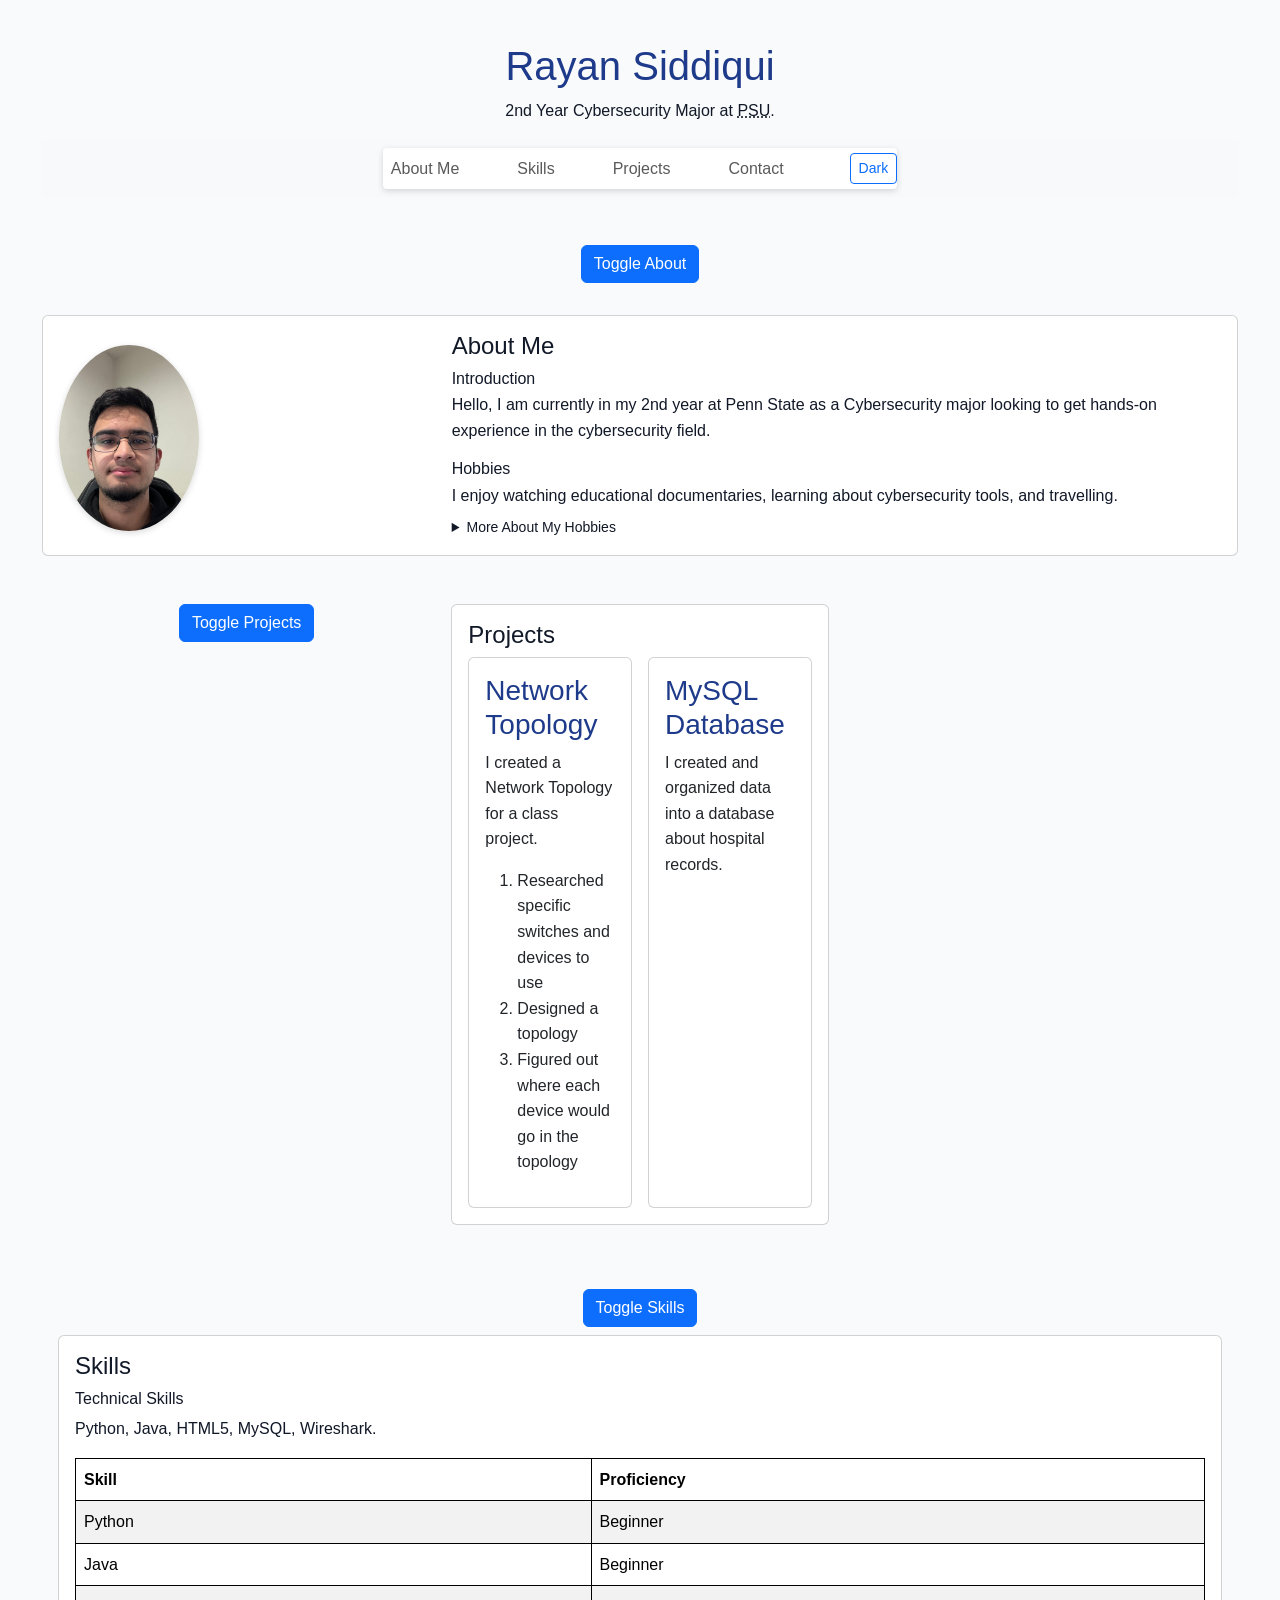
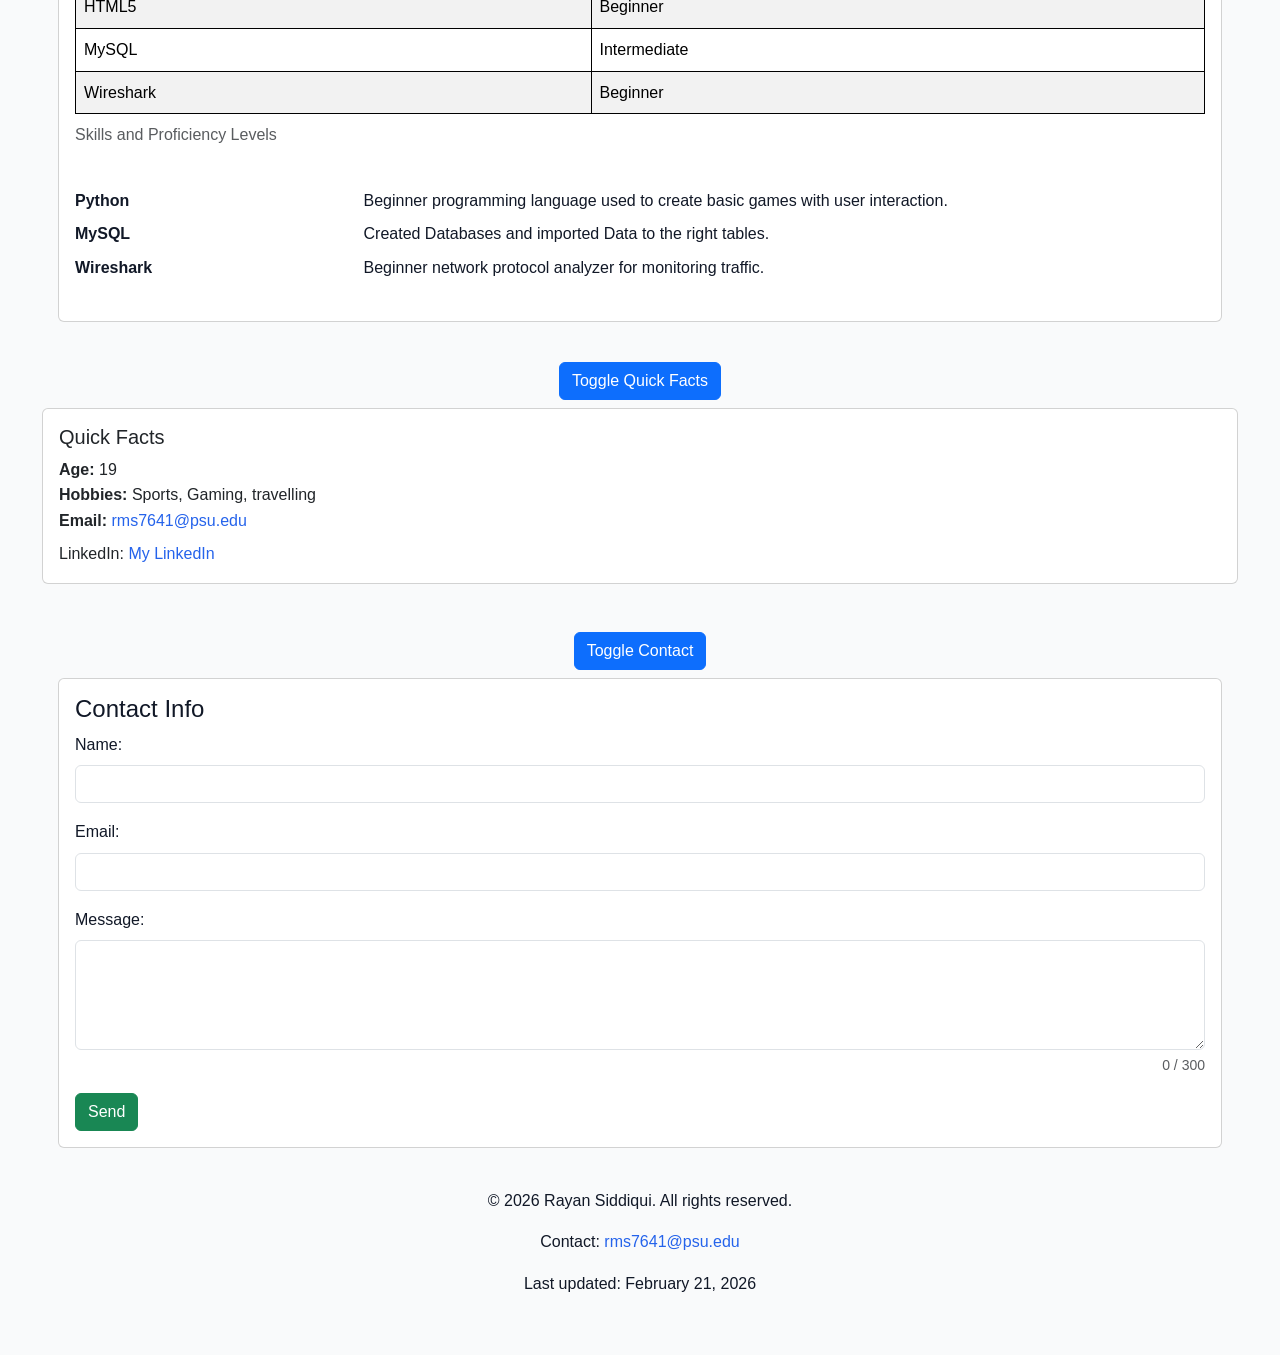
<file: index.html>
<!-- 
 Rayan Siddiqui, 953391424,
 IST 256, HTML5 Portfolio Assignment, January 26, 2026 -->

<!DOCTYPE html>
<html lang="en">

<head>
  <!-- Meta Tags-->
  <meta charset="UTF-8">
  <meta name="viewport" content="width=device-width, initial-scale=1.0">
  <meta name="author" content="Rayan Siddiqui">
  <meta name="description" content="My Portfolio created with HTML5 to share my experience.">

  <title>HTML5 Portfolio for Rayan Siddiqui With Info About Myself.</title>

  <!-- Bootstrap CSS -->
  <link href="https://cdn.jsdelivr.net/npm/bootstrap@5.3.2/dist/css/bootstrap.min.css" rel="stylesheet">

  <link rel="stylesheet" href="css/style.css">

  <style>
    /* Internal page tweaks */
    body { font-family: Arial, sans-serif; margin: 10px; }
    header, footer { text-align: center; }
    nav ul { list-style: none; padding: 0; }
    nav a { text-decoration: none; margin-right: 10px; }
    table, th, td { border: 1px solid #000; border-collapse: collapse; padding: 4px; }
    figure { margin: 5px 0; }
    /* Scroll-to-top button quick inline style for visibility */
    #scrollTopBtn {
      position: fixed;
      right: 1rem;
      bottom: 1rem;
      width: 44px;
      height: 44px;
      display: none;
      align-items: center;
      justify-content: center;
      z-index: 1100;
      border-radius: 50%;
      box-shadow: 0 2px 6px rgba(0,0,0,0.2);
    }
  </style>
</head>

<body>
  <header>
    <h1 style="text-align: center;">Rayan Siddiqui</h1>
    <p>2nd Year Cybersecurity Major at <abbr title="The Pennsylvania State University">PSU</abbr>.</p>
    <!-- Top header photo removed - kept only About section photo -->
  </header>

  <!-- navigation-->
  <nav class="navbar navbar-expand-lg navbar-light bg-light" aria-label="Main Navigation">
    <div class="container">
      <button class="navbar-toggler" type="button" data-bs-toggle="collapse" data-bs-target="#mainNavbar"
        aria-controls="mainNavbar" aria-expanded="false" aria-label="Toggle navigation">
        <span class="navbar-toggler-icon"></span>
      </button>

      <div class="collapse navbar-collapse" id="mainNavbar">
        <ul class="navbar-nav mx-auto mb-2 mb-lg-0 align-items-center">
          <li class="nav-item"><a class="nav-link" href="#about">About Me</a></li>
          <li class="nav-item"><a class="nav-link" href="#skills">Skills</a></li>
          <li class="nav-item"><a class="nav-link" href="#projects">Projects</a></li>
          <li class="nav-item"><a class="nav-link" href="#contact">Contact</a></li>
          <!-- Theme toggle button as nav item -->
          <li class="nav-item ms-3">
            <button id="themeToggle" class="btn btn-sm btn-outline-primary" aria-pressed="false" title="Toggle dark / light">
              Dark
            </button>
          </li>
        </ul>
      </div>
    </div>
  </nav>

  <!-- Main -->
  <main>
    <div class="container py-4"></div>

    <!-- About -->
    <div class="mb-3 text-center">
      <button class="btn btn-primary" type="button" data-bs-toggle="collapse" data-bs-target="#aboutCollapse"
        aria-expanded="true" aria-controls="aboutCollapse">
        Toggle About
      </button>
    </div>

    <div class="collapse show" id="aboutCollapse">
      <section id="about" class="card card-body mb-4">
        <div class="row g-3 align-items-center">
          <div class="col-12 col-md-4 text-center">
            <figure class="mb-0">
              <img src="images/htmlpic1.jpeg" alt="Rayan Siddiqui professional photo" class="img-fluid rounded-circle"
                style="max-width:140px;">
            </figure>
          </div>

          <div class="col-12 col-md-8">
            <h2 class="h4">About Me</h2>

            <article class="mb-3">
              <h3 class="h6 mb-1">Introduction</h3>
              <p class="mb-0">
                Hello, I am currently in my 2nd year at Penn State as a Cybersecurity major looking to get hands-on experience in the cybersecurity field.
              </p>
            </article>

            <article class="mb-2">
              <h3 class="h6 mb-1">Hobbies</h3>
              <p class="mb-0">
                I enjoy watching educational documentaries, learning about cybersecurity tools, and travelling.
              </p>
            </article>

            <details class="mt-2">
              <summary class="small">More About My Hobbies</summary>
              <p class="mt-2 mb-0">
                I enjoy watching educational documentaries, exploring cybersecurity tools, and travelling to new places like Egypt.
              </p>
            </details>
          </div>
        </div>
      </section>
    </div>

    <!-- Projects -->
    <section id="projects" class="mb-4">
      <div class="text-center mb-2">
        <button class="btn btn-primary" type="button" data-bs-toggle="collapse" data-bs-target="#projectsCollapse"
          aria-expanded="true" aria-controls="projectsCollapse">
          Toggle Projects
        </button>
      </div>

      <div class="collapse show" id="projectsCollapse">
        <div class="card card-body mx-auto" style="max-width:900px;">
          <h2 class="h4">Projects</h2>

          <div class="row g-3">
            <div class="col-12 col-md-6">
              <article class="card h-100 p-3">
                <h3>Network Topology</h3>
                <p>I created a Network Topology for a class project.</p>
                <ol>
                  <li>Researched specific switches and devices to use</li>
                  <li>Designed a topology</li>
                  <li>Figured out where each device would go in the topology</li>
                </ol>
              </article>
            </div>

            <div class="col-12 col-md-6">
              <article class="card h-100 p-3">
                <h3>MySQL Database</h3>
                <p>I created and organized data into a database about hospital records.</p>
              </article>
            </div>
          </div>
        </div>
      </div>
    </section>

    <!-- SKILLS -->
    <section id="skills" class="mb-4">
      <div class="text-center mb-2">
        <button class="btn btn-primary" type="button" data-bs-toggle="collapse" data-bs-target="#skillsCollapse"
          aria-expanded="true" aria-controls="skillsCollapse">
          Toggle Skills
        </button>
      </div>

      <div class="collapse show" id="skillsCollapse">
        <div class="card card-body">
          <h2 class="h4">Skills</h2>

          <article class="mb-3">
            <h3 class="h6">Technical Skills</h3>
            <p class="mb-0">Python, Java, HTML5, MySQL, Wireshark.</p>
          </article>

          <div class="table-responsive mb-3">
            <table class="table table-striped">
              <caption>Skills and Proficiency Levels</caption>
              <thead>
                <tr><th>Skill</th><th>Proficiency</th></tr>
              </thead>
              <tbody>
                <tr><td>Python</td><td>Beginner</td></tr>
                <tr><td>Java</td><td>Beginner</td></tr>
                <tr><td>HTML5</td><td>Beginner</td></tr>
                <tr><td>MySQL</td><td>Intermediate</td></tr>
                <tr><td>Wireshark</td><td>Beginner</td></tr>
              </tbody>
            </table>
          </div>

          <dl class="row">
            <dt class="col-sm-3">Python</dt><dd class="col-sm-9">Beginner programming language used to create basic games with user interaction.</dd>
            <dt class="col-sm-3">MySQL</dt><dd class="col-sm-9">Created Databases and imported Data to the right tables.</dd>
            <dt class="col-sm-3">Wireshark</dt><dd class="col-sm-9">Beginner network protocol analyzer for monitoring traffic.</dd>
          </dl>
        </div>
      </div>
    </section>

    <!-- Quick Facts -->
    <div class="text-center mb-2">
      <button class="btn btn-primary" type="button" data-bs-toggle="collapse" data-bs-target="#quickfactsCollapse"
        aria-expanded="true" aria-controls="quickfactsCollapse">
        Toggle Quick Facts
      </button>
    </div>

    <div class="collapse show" id="quickfactsCollapse">
      <aside class="card p-3 mb-4">
        <h2 class="h5">Quick Facts</h2>
        <ul class="list-unstyled mb-2">
          <li><strong>Age:</strong> 19</li>
          <li><strong>Hobbies:</strong> Sports, Gaming, travelling</li>
          <li><strong>Email:</strong> <a href="mailto:rms7641@psu.edu">rms7641@psu.edu</a></li>
        </ul>
        <p class="mb-0">LinkedIn: <a href="https://www.linkedin.com/in/rayan-siddiqui/" target="_blank" rel="noopener noreferrer">My LinkedIn</a></p>
      </aside>
    </div>

    <!-- Contact -->
    <section id="contact" class="mb-4">
      <div class="text-center mb-2">
        <button class="btn btn-primary" type="button" data-bs-toggle="collapse" data-bs-target="#contactCollapse"
          aria-expanded="true" aria-controls="contactCollapse">
          Toggle Contact
        </button>
      </div>

      <div class="collapse show" id="contactCollapse">
        <div class="card card-body">
          <h2 class="h4">Contact Info</h2>

          <form id="contactForm" novalidate>
            <fieldset>
              <legend class="visually-hidden">Send a message</legend>

              <div class="mb-3">
                <label for="name" class="form-label">Name:</label>
                <input type="text" id="name" name="name" class="form-control" required>
              </div>

              <div class="mb-3">
                <label for="email" class="form-label">Email:</label>
                <input type="email" id="email" name="email" class="form-control" required>
              </div>

              <div class="mb-3">
                <label for="message" class="form-label">Message:</label>
                <!-- added maxlength for character count -->
                <textarea id="message" name="message" class="form-control" rows="4" required maxlength="300"></textarea>
                <!-- character count display -->
                <div id="charCount" class="form-text text-end">0 / 300</div>
              </div>

              <button type="submit" class="btn btn-success">Send</button>
            </fieldset>
          </form>

        </div>
      </div>
    </section>
  </main>

  <!-- Centered Toast (moved from bottom-right to center so it's obvious) -->
  <div id="toastContainer" aria-live="polite" aria-atomic="true">
    <div id="liveToast" class="toast align-items-center toast-center" role="status" aria-live="polite" aria-atomic="true">
      <div class="d-flex">
        <div class="toast-body">
          Thank you! Your message has been received.
        </div>
        <button type="button" class="btn-close me-2 m-auto" data-bs-dismiss="toast" aria-label="Close"></button>
      </div>
    </div>
  </div>

  <!-- Scroll-to-top button -->
  <button id="scrollTopBtn" class="btn btn-primary" title="Back to top" aria-label="Scroll to top">
    ↑
  </button>

  <!-- Footer -->
  <footer>
    <p>&copy; 2026 Rayan Siddiqui. All rights reserved.</p>
    <p>Contact: <a href="mailto:rms7641@psu.edu">rms7641@psu.edu</a></p>
    <p>Last updated: <time datetime="2026-02-21">February 21, 2026</time></p>
  </footer>

  <!-- Bootstrap JS -->
  <script src="https://cdn.jsdelivr.net/npm/bootstrap@5.3.2/dist/js/bootstrap.bundle.min.js"></script>
  <script src="js/main.js"></script>
</body>
</html>
</file>
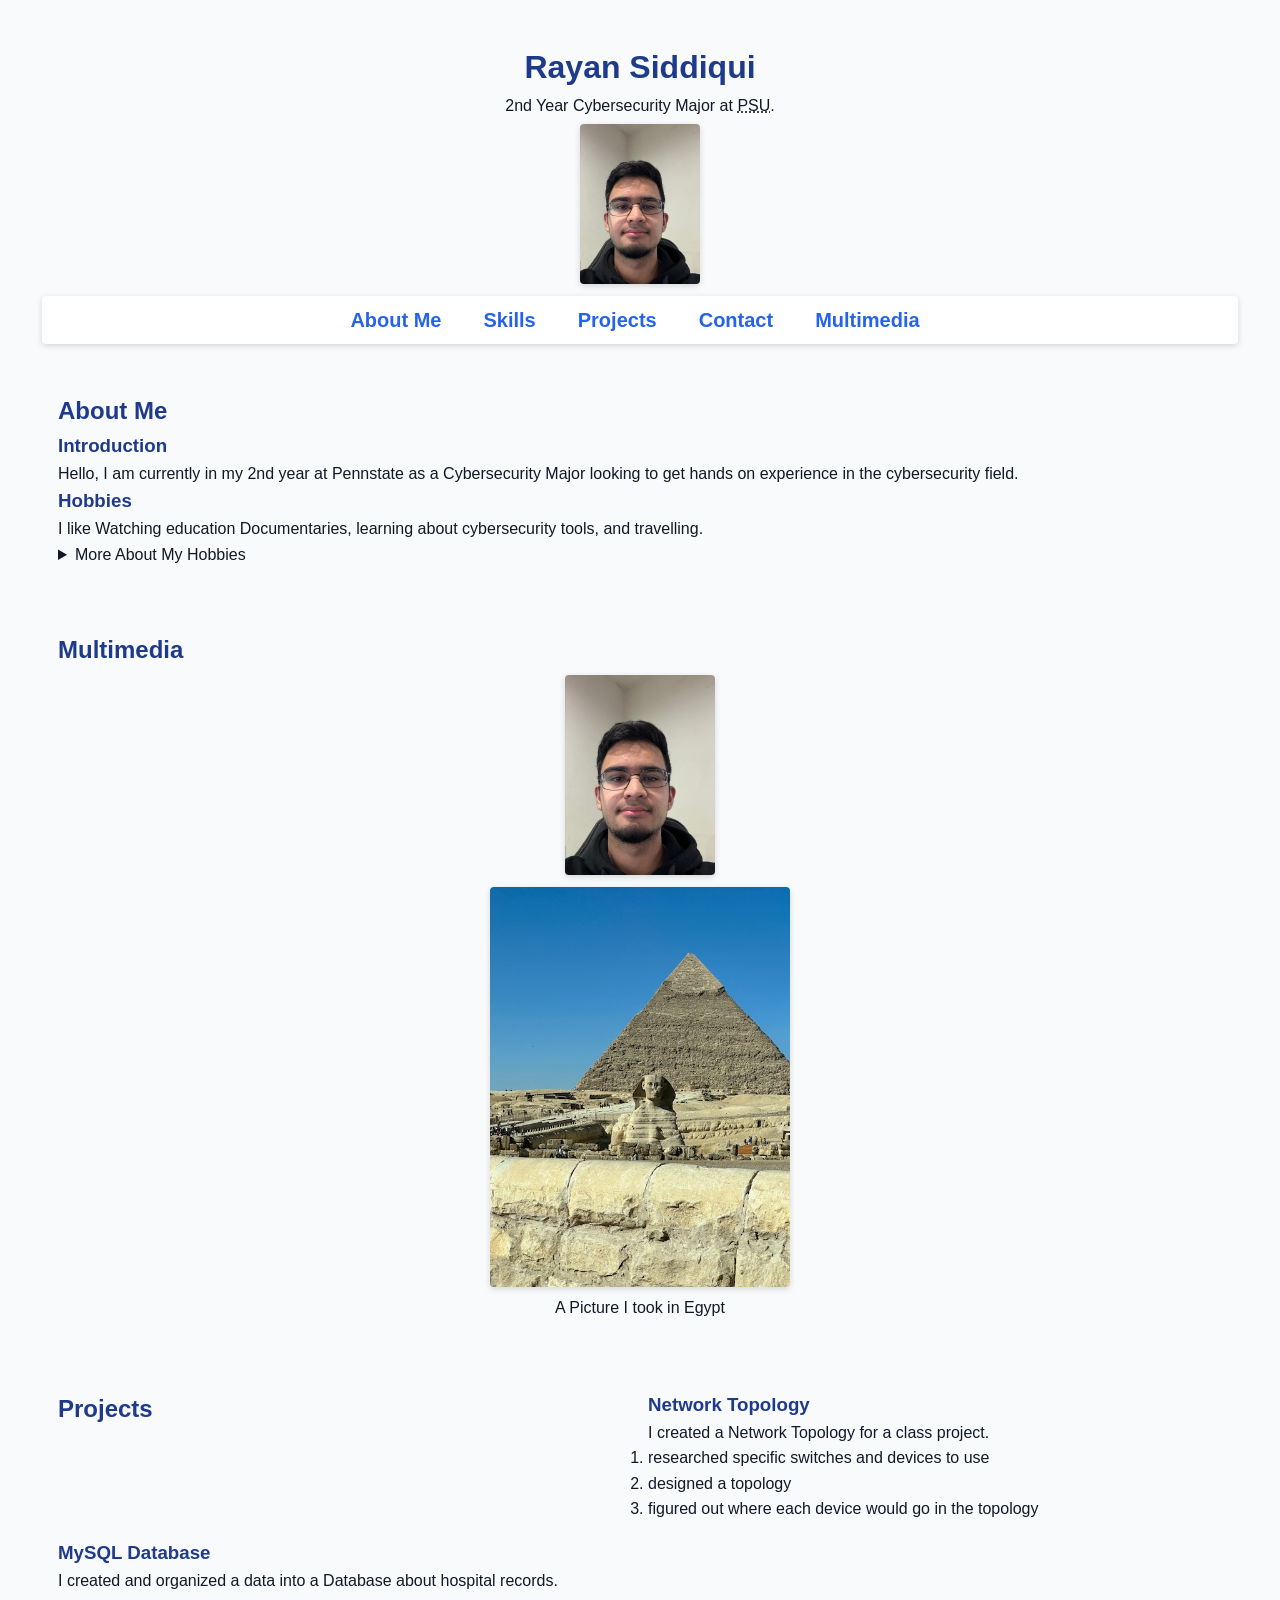
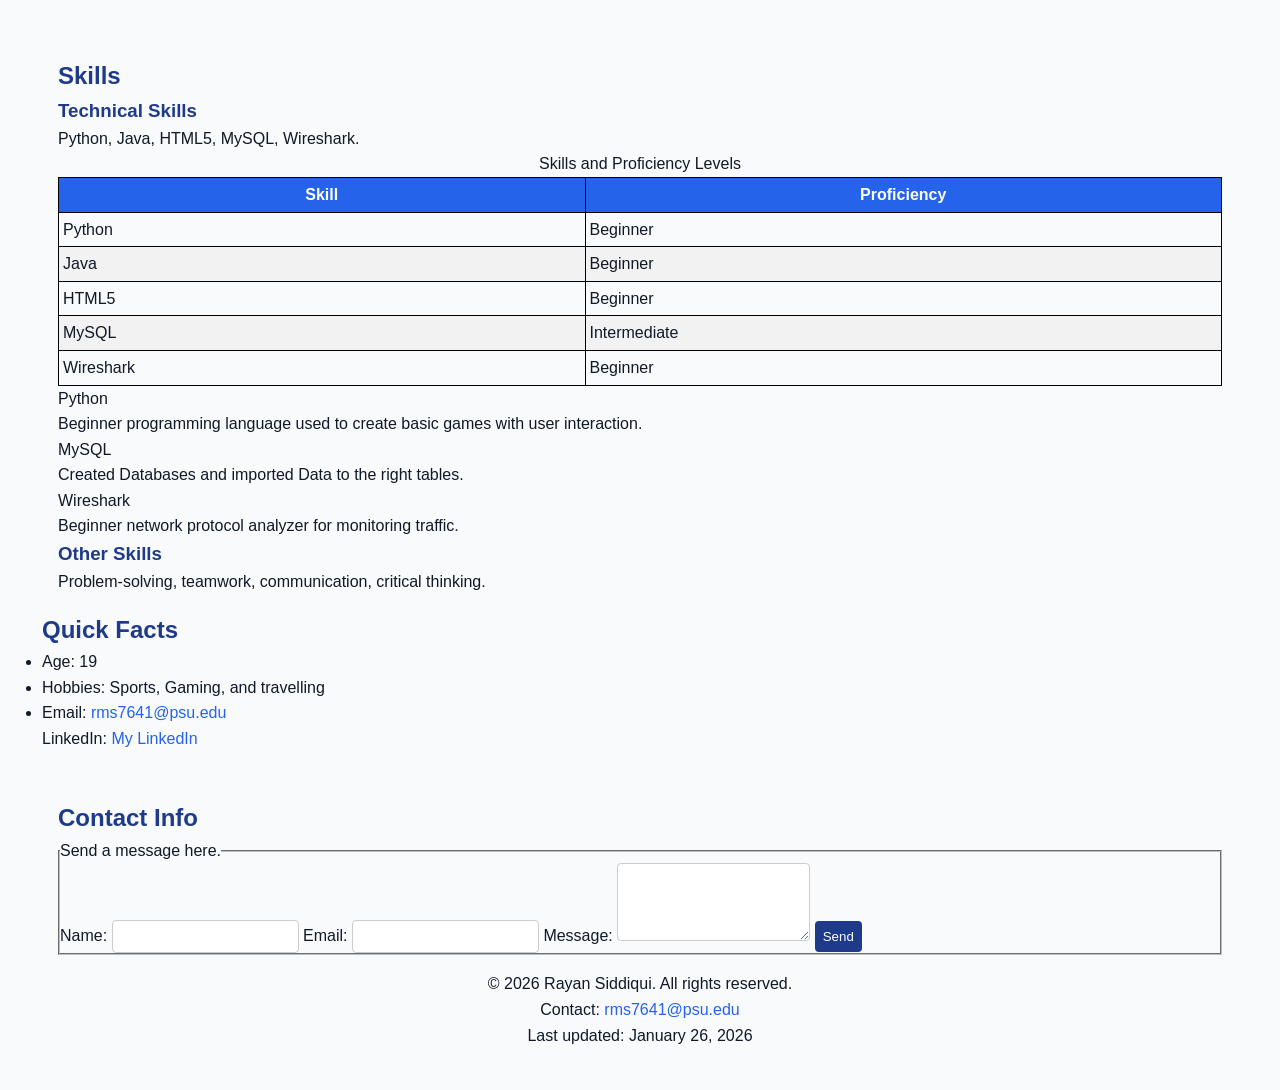
<file: Rayan Siddiqui_portfolio/index.html>
<!-- 
 Rayan Siddiqui, 953391424,
 IST 256, HTML5 Porfolio Assignment, Janauary 26, 2026 -->

<!-- Make sure it is HTML 5-->
<!DOCTYPE html>
<html lang="en">

<head>
    <!-- Meta Tags-->
    <meta charset="UTF-8">
    <meta name="viewport" content="width=device-width, initial-scale=1.0">
    <meta name="author" content="Rayan Siddiqui">
    <meta name="description" content="My Portfolio created with HTML5 to share my experience.">

    <title>HTML5 Portfolio for Rayan Siddiqui With Info About Myself.</title>
    
    <link rel="stylesheet" href="css/style.css">

    <style>
        /* internal css for specific page tweaks*/
        body { font-family: Arial, sans-serif; margin: 10px; }
         header, footer { text-align: center; }
         nav ul { list-style: none; padding: 0; }
         nav a { text-decoration: none; margin-right: 10px; }
        table, th, td { border: 1px solid #000; border-collapse: collapse; padding: 4px; }
        figure { margin: 5px 0; }
    </style>


 
</head>
<body>
    <header>
        <h1 style="text-align: center;">Rayan Siddiqui</h1>
        <p>2nd Year Cybersecurity Major at <abbr title="The Pennsylvania State University">PSU</abbr>.</p>

        <figure>
            <img src="images/htmlpic1.jpeg" alt="Rayan Siddiqui professional photo" width="120" height="120" loading="lazy">
            <!-- figcaption optional here -->
        </figure>
    </header>
    <!-- navigation-->
    <nav aria-label="Main Navigation">
        <ul>
            <li><a href="#about">About Me</a></li>
            <li><a href="#skills">Skills</a></li>
            <li><a href="#projects">Projects</a></li>
            <li><a href="#contact">Contact</a></li>
            <li><a href="#multimedia">Multimedia</a></li>

            
        </ul>
    </nav>

    <!-- Main -->
    <main>
        <!-- About section -->
        <section id="about">
            <h2>About Me</h2>
            <article>
                <h3>Introduction</h3>
                <p>Hello, I am currently in my 2nd year at Pennstate as a Cybersecurity Major looking to get hands on experience in the cybersecurity field.</p>
            </article>
            <article>
                <h3>Hobbies</h3>
                <p>I like Watching education Documentaries, learning about cybersecurity tools, and travelling.</p>
            </article>
            <details>
                <summary>More About My Hobbies</summary>
                <p>I enjoy watching educational documentaries, exploring cybersecurity tools, and travelling to new places like Egypt.</p>
            </details>

        </section>

        <!-- Multimedia-->
        <section id="multimedia">
            <h2>Multimedia</h2>

            <!-- First image: your photo -->
            <figure>
                <img src="images/htmlpic1.jpeg" alt="Photo of me" width="150" height="150" loading="lazy">
            </figure>

            <!-- Second image: Egypt trip -->
            <figure>
                <img src="images/htmlpic2.jpeg" alt="Visiting Egypt" width="300" height="300" loading="lazy">
                <figcaption>A Picture I took in Egypt</figcaption>
            </figure>
        </section>


        <!-- Projects -->
        <section id="projects">
            <h2>Projects</h2>
            <article>
                <h3>Network Topology</h3>
                <p>I created a Network Topology for a class project. </p>
                <ol>
                    <li>researched specific switches and devices to use</li>
                    <li>designed a topology</li>
                    <li>figured out where each device would go in the topology</li>
                </ol>
            </article>
            <article>
                <h3>MySQL Database</h3>
                <p>I created and organized a data into a Database about hospital records.</p>
            </article>
        </section>

        <!-- Skills -->
        <section id="skills">
            <h2>Skills</h2>
            <article>
                <h3>Technical Skills</h3>
                <p>Python, Java, HTML5, MySQL, Wireshark.</p>
            </article>

            <!-- Table-->
            <table>
                <caption>Skills and Proficiency Levels</caption>
                <thead>
                    <tr>
                        <th scope="col">Skill</th>
                        <th scope="col">Proficiency</th>
                    </tr>
                </thead>
                <tbody>
                    <tr>
                        <td>Python</td>
                        <td>Beginner</td>
                    </tr>
                    <tr>
                        <td>Java</td>
                        <td>Beginner</td>
                    </tr>
                    <tr>
                        <td>HTML5</td>
                        <td>Beginner</td>
                    </tr>
                    <tr>
                        <td>MySQL</td>
                        <td>Intermediate</td>
                    </tr>
                    <tr>
                        <td>Wireshark</td>
                        <td>Beginner</td>
                    </tr>
                </tbody>
            </table>

            <dl>
                <dt>Python</dt>
                <dd>Beginner programming language used to create basic games with user interaction.</dd>
    
                <dt>MySQL</dt>
                <dd>Created Databases and imported Data to the right tables.</dd>
    
                <dt>Wireshark</dt>
                <dd>Beginner network protocol analyzer for monitoring traffic.</dd>
            </dl>


            <article>
                <h3>Other Skills</h3>
                <p>Problem-solving, teamwork, communication, critical thinking.</p>
            </article>

            
        </section>

    

        <aside>
            <h2>Quick Facts</h2>
            <ul>
                <li>Age: 19</li>
                <li>Hobbies: Sports, Gaming, and travelling</li>
                <li>Email: <a href="mailto:rms7641@psu.edu">rms7641@psu.edu</a></li>
                

            </ul>
            <p>LinkedIn: <a href="https://www.linkedin.com/in/rayan-siddiqui/" target="_blank" rel="noopener noreferrer">My LinkedIn</a></p>
        </aside>

        <section id="contact">
            <h2>Contact Info</h2>
            <form action="mailto:rms7641@psu.edu" method="post">
                <fieldset>
                    <legend>Send a message here.</legend>


                    <label for="name">Name:</label>
                    <input type="text" id="name" name="name" required>

                    <label for="email">Email:</label>
                    <input type="email" id="email" name="email" required>

                    <label for="message">Message:</label>
                    <textarea id="message" name="message" rows="4" required></textarea>

                    <button type="submit">Send</button>
                </fieldset>
            </form>
        </section>



        



    </main>
    

    <footer>
        <p>&copy; 2026 Rayan Siddiqui. All rights reserved.</p>
        <p>Contact: <a href="mailto:rms7641@psu.edu">rms7641@psu.edu</a></p>
        <p>Last updated: <time datetime="2026-01-26">January 26, 2026</time></p>
    </footer>

</body>
</html>
</file>
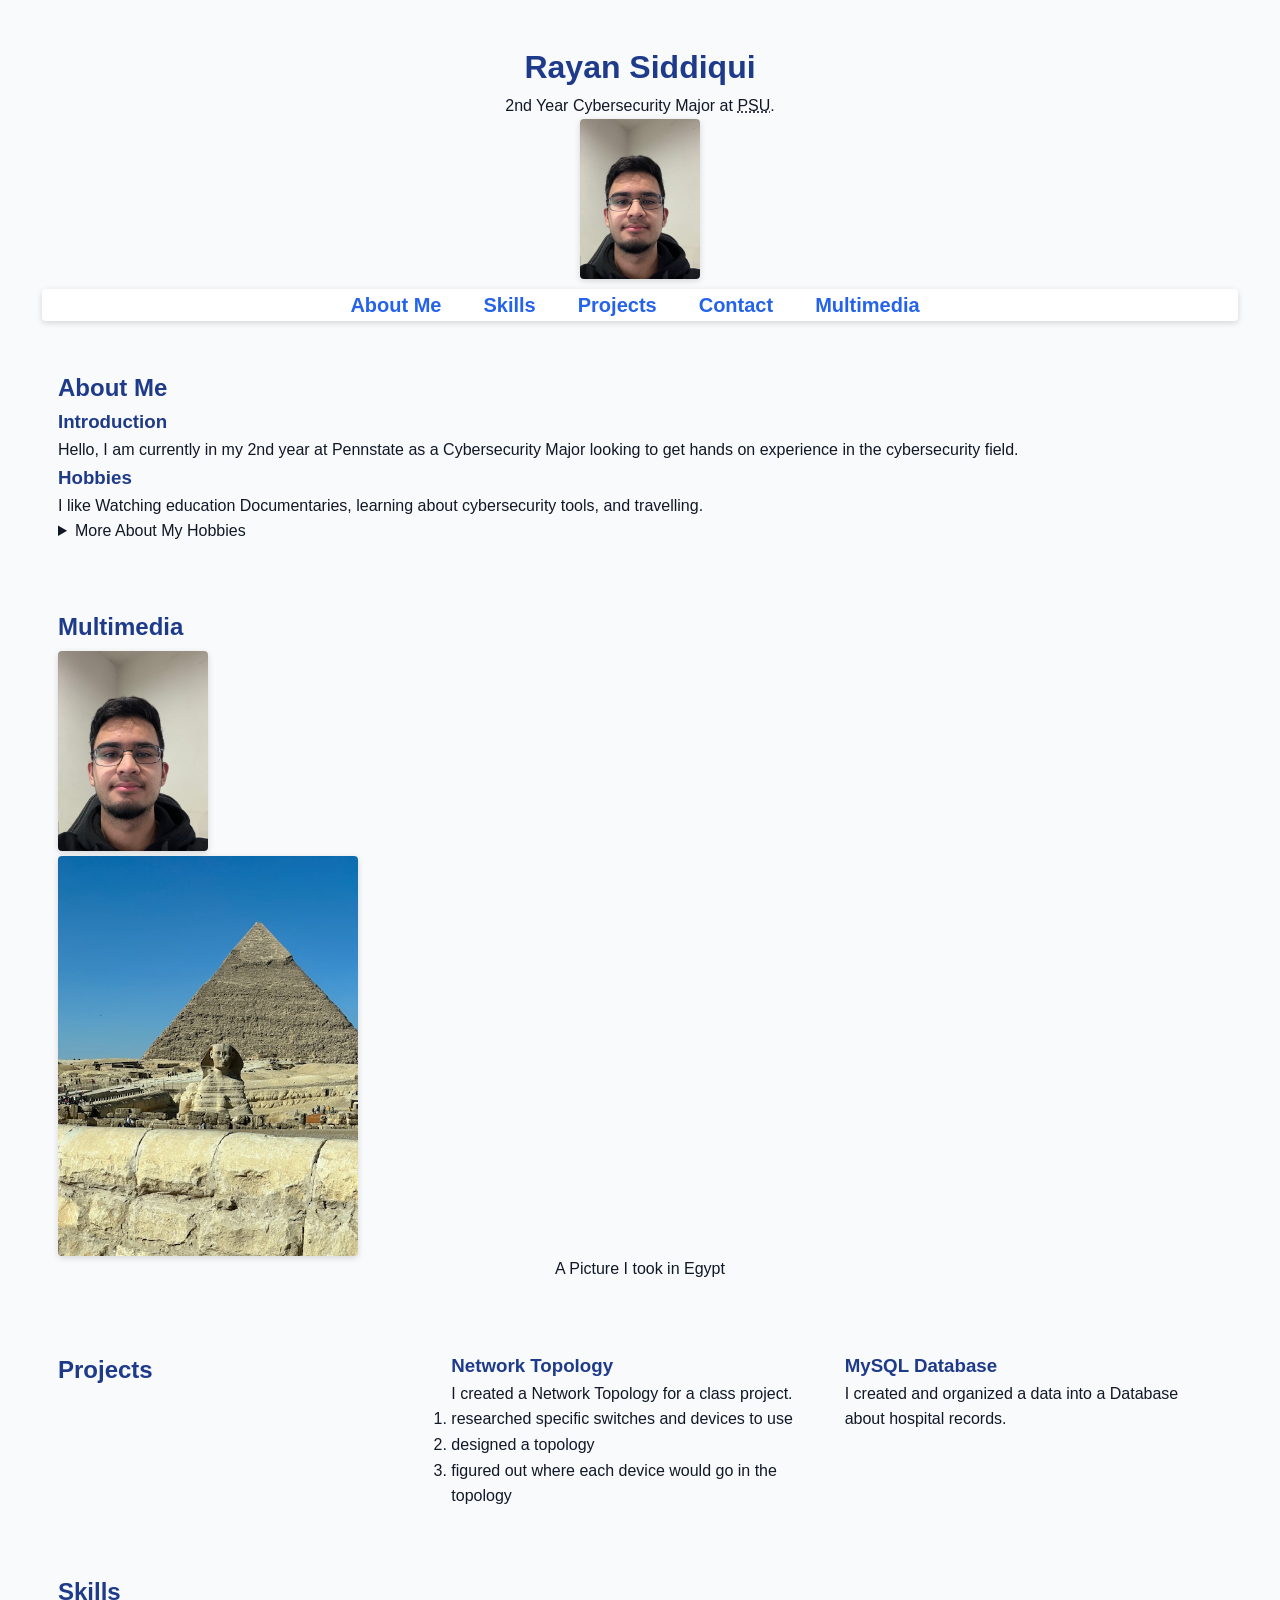
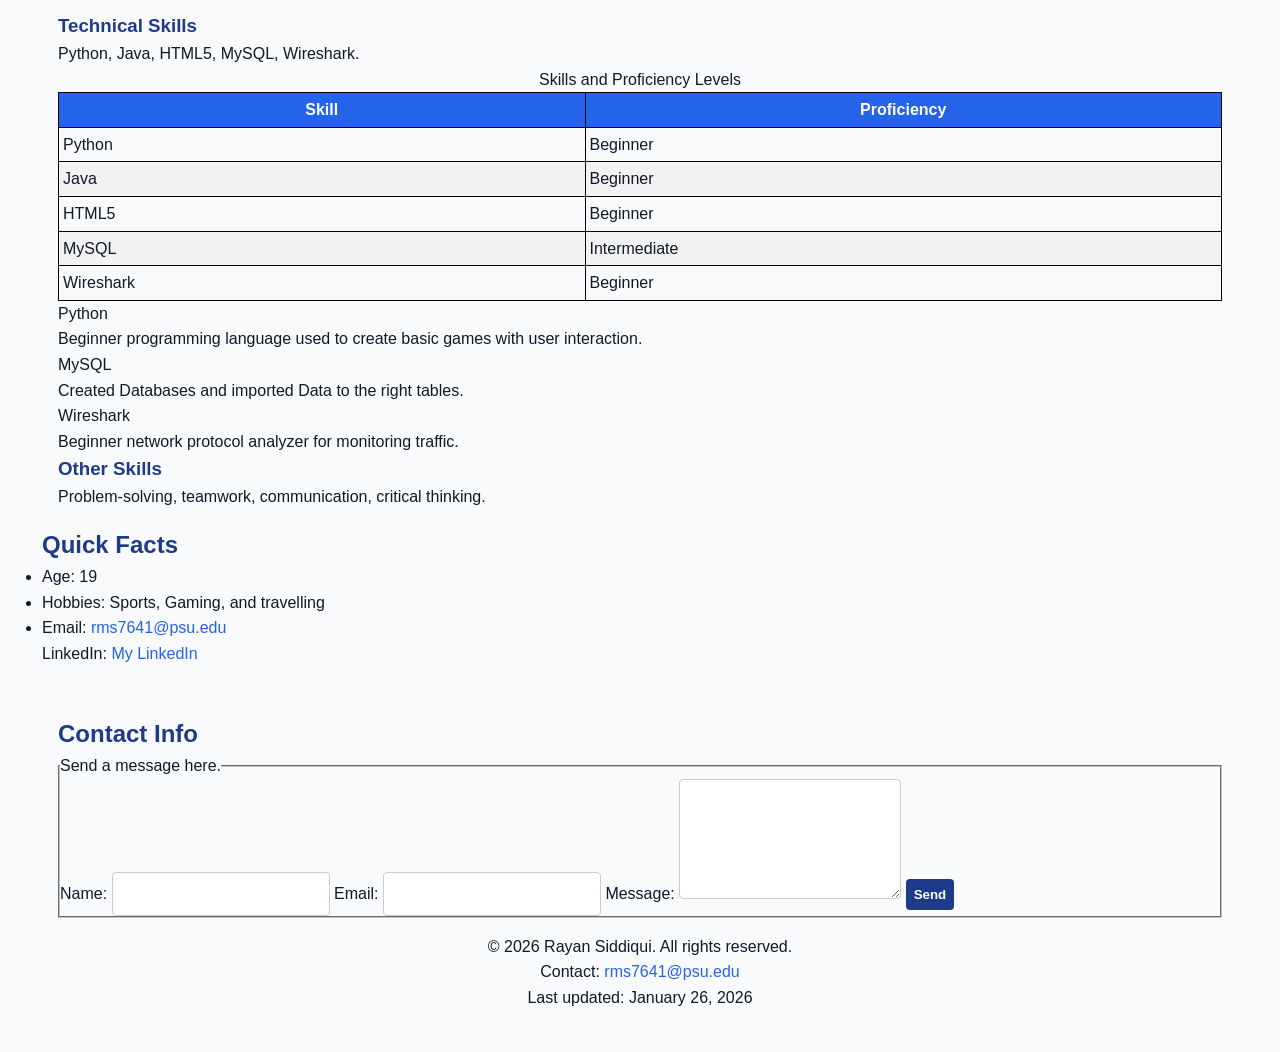
<file: siddiqui_rayan_portfolio.html>
<!-- 
 Rayan Siddiqui, 953391424,
 IST 256, HTML5 Porfolio Assignment, Janauary 26, 2026 -->

<!-- Make sure it is HTML 5-->
<!DOCTYPE html>
<html lang="en">

<head>
    <!-- Meta Tags-->
    <meta charset="UTF-8">
    <meta name="viewport" content="width=device-width, initial-scale=1.0">
    <meta name="author" content="Rayan Siddiqui">
    <meta name="description" content="My Portfolio created with HTML5 to share my experience.">

    <title>HTML5 Portfolio for Rayan Siddiqui With Info About Myself.</title>
    
    <link rel="stylesheet" href="css/style.css">

    <style>
        /* internal css for specific page tweaks*/
        body { font-family: Arial, sans-serif; margin: 10px; }
         header, footer { text-align: center; }
         nav ul { list-style: none; padding: 0; }
         nav a { text-decoration: none; margin-right: 10px; }
        table, th, td { border: 1px solid #000; border-collapse: collapse; padding: 4px; }
        figure { margin: 5px 0; }
    </style>


 
</head>
<body>
    <header>
        <!-- used to center the title-->
        <h1 style="text-align: center;">Rayan Siddiqui</h1>
        <p>2nd Year Cybersecurity Major at <abbr title="The Pennsylvania State University">PSU</abbr>.</p>

        <figure>
            <img src="images/htmlpic1.jpeg" alt="Rayan Siddiqui professional photo" width="120" height="120" loading="lazy">
            <!-- figcaption optional here -->
        </figure>
    </header>
    <!-- navigation-->
    <nav aria-label="Main Navigation">
        <ul>
            <li><a href="#about">About Me</a></li>
            <li><a href="#skills">Skills</a></li>
            <li><a href="#projects">Projects</a></li>
            <li><a href="#contact">Contact</a></li>
            <li><a href="#multimedia">Multimedia</a></li>

            
        </ul>
    </nav>

    <!-- Main -->
    <main>
        <!-- About section -->
        <section id="about">
            <h2>About Me</h2>
            <article>
                <h3>Introduction</h3>
                <p>Hello, I am currently in my 2nd year at Pennstate as a Cybersecurity Major looking to get hands on experience in the cybersecurity field.</p>
            </article>
            <article>
                <h3>Hobbies</h3>
                <p>I like Watching education Documentaries, learning about cybersecurity tools, and travelling.</p>
            </article>
            <details>
                <summary>More About My Hobbies</summary>
                <p>I enjoy watching educational documentaries, exploring cybersecurity tools, and travelling to new places like Egypt.</p>
            </details>

        </section>

        <!-- Multimedia-->
        <section id="multimedia">
            <h2>Multimedia</h2>

            <!-- First image: your photo -->
            <figure>
                <img src="images/htmlpic1.jpeg" alt="Photo of me" width="150" height="150" loading="lazy">
            </figure>

            <!-- Second image: Egypt trip -->
            <figure>
                <img src="images/htmlpic2.jpeg" alt="Visiting Egypt" width="300" height="300" loading="lazy">
                <figcaption>A Picture I took in Egypt</figcaption>
            </figure>
        </section>


        <!-- Projects -->
        <section id="projects">
            <h2>Projects</h2>
            <article>
                <h3>Network Topology</h3>
                <p>I created a Network Topology for a class project. </p>
                <ol>
                    <li>researched specific switches and devices to use</li>
                    <li>designed a topology</li>
                    <li>figured out where each device would go in the topology</li>
                </ol>
            </article>
            <article>
                <h3>MySQL Database</h3>
                <p>I created and organized a data into a Database about hospital records.</p>
            </article>
        </section>

        <!-- Skills -->
        <section id="skills">
            <h2>Skills</h2>
            <article>
                <h3>Technical Skills</h3>
                <p>Python, Java, HTML5, MySQL, Wireshark.</p>
            </article>

            <!-- Table-->
            <table>
                <caption>Skills and Proficiency Levels</caption>
                <thead>
                    <tr>
                        <th scope="col">Skill</th>
                        <th scope="col">Proficiency</th>
                    </tr>
                </thead>
                <tbody>
                    <tr>
                        <td>Python</td>
                        <td>Beginner</td>
                    </tr>
                    <tr>
                        <td>Java</td>
                        <td>Beginner</td>
                    </tr>
                    <tr>
                        <td>HTML5</td>
                        <td>Beginner</td>
                    </tr>
                    <tr>
                        <td>MySQL</td>
                        <td>Intermediate</td>
                    </tr>
                    <tr>
                        <td>Wireshark</td>
                        <td>Beginner</td>
                    </tr>
                </tbody>
            </table>

            <dl>
                <dt>Python</dt>
                <dd>Beginner programming language used to create basic games with user interaction.</dd>
    
                <dt>MySQL</dt>
                <dd>Created Databases and imported Data to the right tables.</dd>
    
                <dt>Wireshark</dt>
                <dd>Beginner network protocol analyzer for monitoring traffic.</dd>
            </dl>


            <article>
                <h3>Other Skills</h3>
                <p>Problem-solving, teamwork, communication, critical thinking.</p>
            </article>

            
        </section>

    

        <aside>
            <h2>Quick Facts</h2>
            <ul>
                <li>Age: 19</li>
                <li>Hobbies: Sports, Gaming, and travelling</li>
                <li>Email: <a href="mailto:rms7641@psu.edu">rms7641@psu.edu</a></li>
                

            </ul>
            <p>LinkedIn: <a href="https://www.linkedin.com/in/rayan-siddiqui/" target="_blank" rel="noopener noreferrer">My LinkedIn</a></p>
        </aside>

        <section id="contact">
            <h2>Contact Info</h2>
            <form action="mailto:rms7641@psu.edu" method="post" aria-label="Contact form">

                <fieldset>
                    <legend>Send a message here.</legend>


                    <label for="name">Name:</label>
                    <input type="text" id="name" name="name" required>

                    <label for="email">Email:</label>
                    <input type="email" id="email" name="email" required>

                    <label for="message">Message:</label>
                    <textarea id="message" name="message" rows="4" required></textarea>

                    <button type="submit">Send</button>
                </fieldset>
            </form>
        </section>



        



    </main>
    

    <footer>
        <p>&copy; 2026 Rayan Siddiqui. All rights reserved.</p>
        <p>Contact: <a href="mailto:rms7641@psu.edu">rms7641@psu.edu</a></p>
        <p>Last updated: <time datetime="2026-01-26">January 26, 2026</time></p>
    </footer>

</body>
</html>
</file>
<file: css/style.css>
/*
Name: Rayan Siddiqui
Student ID: 953391424
Course: IST 256
Assignment: CSS Portfolio Page Assignment
Description: External CSS for HTML Portfolio
*/

/*
Table of contents
1. Reset & Box-sizing
2. CSS variables (design tokens)
3. Typography & base layout
4. Navigation (Flexbox)
5. Sections & spacing
6. Images & figures
7. Projects grid (CSS Grid)
8. Tables
9. Forms
10. Media queries & responsive
11. Animations & accessibility
*/

/* css reset and box sizing*/
* {
  margin: 0;
  padding: 0;
  box-sizing: border-box;
}

/* css variables*/
:root {
  /* Colors */
  --color-primary: #1e3a8a;
  --color-secondary: #2563eb;
  --color-accent: #1f7a8c;
  --color-text: #111827;
  --color-bg: #f9fafb;
  --color-light: #ffffff;
  --color-dark: #212529;

  /* Borders */
  --radius-sm: 4px;

  /* Typography */
  --font-main: Arial, Helvetica, sans-serif;
  --font-size-base: 16px;
  --font-size-lg: 2rem;
  --font-size-md: 1.25rem;
  --font-size-sm: 0.875rem;

  /* Shadows */
  --shadow-default: 0 2px 6px rgba(0, 0, 0, 0.15);

  /* Spacing */
  --space-xs: 4px;
  --space-sm: 8px;
  --space-md: 16px;
  --space-lg: 32px;
}

/* typography layout */
body {
  font-family: var(--font-main);
  font-size: var(--font-size-base);
  background-color: var(--color-bg);
  color: var(--color-text);
  line-height: 1.6;
  padding: var(--space-md);
}

h1, h2, h3 {
  color: var(--color-primary);
}

a {
  color: var(--color-secondary);
  text-decoration: none;
}

a:hover {
  text-decoration: underline;
}

/* flexbox */
nav ul {
  display: flex;
  justify-content: center;
  gap: var(--space-lg);
  background-color: var(--color-light);
  padding: var(--space-sm);
  border-radius: var(--radius-sm);
  box-shadow: var(--shadow-default);
}

nav a {
  font-size: var(--font-size-md);
  font-weight: bold;
}

/* spacing for sections */
section {
  margin-top: var(--space-lg);
  padding: var(--space-md);
}

/* images */
img {
  max-width: 100%;
  height: auto;
  border-radius: var(--radius-sm);
  box-shadow: var(--shadow-default);
  display: block;
}

figure {
  text-align: center;
}

/* Center profile picture in header */
header figure {
    display: flex;
    justify-content: center;
    margin: 0 auto 10px; /* centers and adds a small bottom margin */
}


/* projects grid */
#projects {
  display: grid;
  grid-template-columns: 1fr;
  gap: var(--space-md);
}

@media (min-width: 768px) {
  #projects {
    grid-template-columns: repeat(2, 1fr);
  }
}

/* make tables look better */
table {
  width: 100%;
  border-collapse: collapse;
}

th {
  background-color: var(--color-secondary);
  color: var(--color-light);
}

tbody tr:nth-child(even) {
  background-color: #f2f2f2;
}

/* make contact area better */
form {
  display: flex;
  flex-direction: column;
  gap: var(--space-sm);
}

input, textarea {
  padding: var(--space-sm);
  border-radius: var(--radius-sm);
  border: 1px solid #ccc;
  font: inherit;
}

button {
  background-color: var(--color-primary);
  color: var(--color-light);
  padding: var(--space-sm);
  border: none;
  border-radius: var(--radius-sm);
  cursor: pointer;
  font-weight: 700;
}

button:hover {
  background-color: var(--color-secondary);
}

/* media queries */
@media (max-width: 600px) {
  nav ul {
    flex-direction: column;
  }
}

@media (min-width: 768px) {
  body {
    padding: var(--space-lg);
  }
}

/* transitions */
a, button {
  transition: transform 0.3s ease, background-color 0.3s ease;
}

a:hover, button:hover {
  transform: scale(1.05);
}

/*11. Animations & accessibility*/

/* simple fade-in and float animations */
@keyframes fadeIn {
  from { opacity: 0; transform: translateY(8px); }
  to   { opacity: 1; transform: translateY(0); }
}

@keyframes float {
  0%   { transform: translateY(0); }
  50%  { transform: translateY(-6px); }
  100% { transform: translateY(0); }
}

/* subtle float for header title */
header h1 {
  animation: float 3s ease-in-out infinite;
}

/* fade-in for project cards */
#projects article {
  animation: fadeIn 420ms ease both;
}

/* Respect users who prefer reduced motion */
@media (prefers-reduced-motion: reduce) {
  * { animation: none !important; transition: none !important; }
}

/* Larger breakpoint: small desktop */
@media (min-width: 1024px) {
  #projects {
    grid-template-columns: repeat(3, 1fr);
  }
  body {
    padding: var(--space-lg);
  }
}
/* -------- Theme (dark / light) support --------- */
/* The page uses CSS variables in :root (you already have them).
   Adding a .dark-theme on the root will override a subset for dark mode. */

.dark-theme {
  --color-primary: #c7d2fe;
  --color-secondary: #60a5fa;
  --color-accent: #2dd4bf;
  --color-text: #e6eef8;
  --color-bg: #071029;
  --color-light: #0b1220;
  --color-dark: #f8fafc;
  background-color: var(--color-bg);
  color: var(--color-text);
}

/* adjust background & card colors when dark theme is active */
.dark-theme body,
.dark-theme main {
  background-color: var(--color-bg);
  color: var(--color-text);
}

.dark-theme .navbar,
.dark-theme .card {
  background-color: rgba(255,255,255,0.03);
  color: var(--color-text);
  border: 1px solid rgba(255,255,255,0.04);
  box-shadow: none;
}

.dark-theme a { color: var(--color-secondary); }
.dark-theme header h1, .dark-theme footer { color: var(--color-light); }

/* ensure buttons keep proper contrast */
.dark-theme button {
  color: var(--color-light);
}

/* centered toast style */
.toast-center {
  position: fixed !important;
  top: 50%;
  left: 50%;
  transform: translate(-50%, -50%);
  z-index: 1080;
  min-width: 280px;
}

/* Scroll-to-top button style (if you prefer further tweaks) */
#scrollTopBtn {
  background-color: var(--color-primary);
  color: var(--color-light);
  border: none;
}
#scrollTopBtn:hover {
  transform: translateY(-2px);
}
</file>
<file: Rayan Siddiqui_portfolio/css/style.css>
/*
Name: Rayan Siddiqui
Student ID: 953391424
Course: IST 256
Assignment: CSS Portfolio Page Assignment
Description: External CSS for HTML Portfolio
*/

/* css reset and box sizing*/
* {
  margin: 0;
  padding: 0;
  box-sizing: border-box;
}

/* css variables*/
:root {
  /* Colors */
  --color-primary: #1e3a8a;
  --color-secondary: #2563eb;
  --color-accent: #1f7a8c;
  --color-text: #111827;
  --color-bg: #f9fafb;
  --color-light: #ffffff;
  --color-dark: #212529;

  /* Borders */
  --radius-sm: 4px;

  /* Typography */
  --font-main: Arial, Helvetica, sans-serif;
  --font-size-base: 16px;
  --font-size-lg: 2rem;
  --font-size-md: 1.25rem;
  --font-size-sm: 0.875rem;

  /* Shadows */
  --shadow-default: 0 2px 6px rgba(0, 0, 0, 0.15);
  /* Spacing */
  --space-xs: 4px;
  --space-sm: 8px;
  --space-md: 16px;
  --space-lg: 32px;


  /* typography layout*/
  body {
  font-family: var(--font-main);
  font-size: var(--font-size-base);
  background-color: var(--color-bg);
  color: var(--color-text);
  line-height: 1.6;
  padding: var(--space-md);
}

h1, h2, h3 {
  color: var(--color-primary);
}

a {
  color: var(--color-secondary);
  text-decoration: none;
}

a:hover {
  text-decoration: underline;
}

/* flexbox*/
nav ul {
  display: flex;
  justify-content: center;
  gap: var(--space-lg);
  background-color: var(--color-light);
  padding: var(--space-sm);
  border-radius: var(--radius-sm);
  box-shadow: var(--shadow-default);
}

nav a {
  font-size: var(--font-size-md);
  font-weight: bold;
}

/* spacing for sections*/
section {
  margin-top: var(--space-lg);
  padding: var(--space-md);
}

/*images*/

img {
  max-width: 100%;
  height: auto;
  border-radius: var(--radius-sm);
  box-shadow: var(--shadow-default);
}

figure {
  text-align: center;
}

/* this is to make project section look good.*/
#projects {
  display: grid;
  grid-template-columns: 1fr;
  gap: var(--space-md);
}

@media (min-width: 768px) {
  #projects {
    grid-template-columns: repeat(2, 1fr);
  }
}

/*make tables look better*/
table {
  width: 100%;
  border-collapse: collapse;
}

th {
  background-color: var(--color-secondary);
  color: var(--color-light);
}

tbody tr:nth-child(even) {
  background-color: #f2f2f2;
}

/* make contact area better*/
form {
  display: flex;
  flex-direction: column;
  gap: var(--space-sm);
}

input, textarea {
  padding: var(--space-sm);
  border-radius: var(--radius-sm);
  border: 1px solid #ccc;
}

button {
  background-color: var(--color-primary);
  color: var(--color-light);
  padding: var(--space-sm);
  border: none;
  border-radius: var(--radius-sm);
  cursor: pointer;
}

button:hover {
  background-color: var(--color-secondary);
}

/* media queries*/
@media (max-width: 600px) {
  nav ul {
    flex-direction: column;
  }
}

@media (min-width: 768px) {
  body {
    padding: var(--space-lg);
  }
}
  
/* transitions*/
a, button {
  transition: 0.3s ease;
}

a:hover, button:hover {
  transform: scale(1.05);
}
}
</file>
